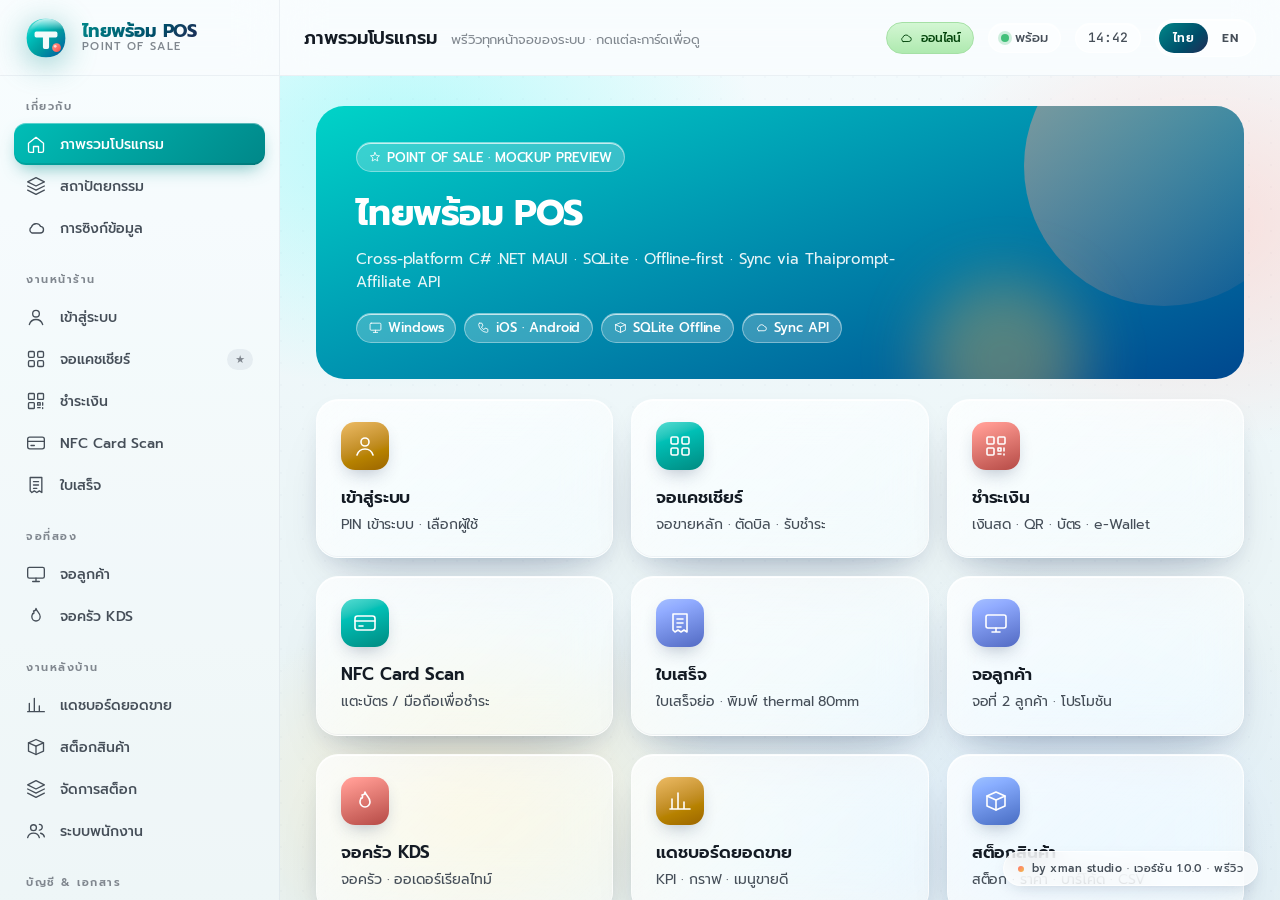
<file: mockup-legacy/index.html>
<!doctype html>
<html lang="th">
<head>
  <meta charset="utf-8"/>
  <title>Thaiprompt POS — Mockup · by xman studio</title>
  <meta name="viewport" content="width=device-width, initial-scale=1"/>
  <meta name="description" content="Thaiprompt POS — beautiful glass-morphism UI mockup. Cross-platform C# .NET MAUI. Built by xman studio."/>

  <link rel="preconnect" href="https://fonts.googleapis.com"/>
  <link rel="preconnect" href="https://fonts.gstatic.com" crossorigin/>
  <link href="https://fonts.googleapis.com/css2?family=Prompt:wght@300;400;500;600;700;800&family=JetBrains+Mono:wght@400;500;600&display=swap" rel="stylesheet"/>

  <link rel="stylesheet" href="css/tokens.css"/>
  <link rel="stylesheet" href="css/styles.css"/>
</head>
<body>
  <div id="app"></div>

  <script src="js/i18n.js"></script>
  <script src="js/icons.js"></script>
  <script src="js/screens.js"></script>
  <script src="js/app.js"></script>
</body>
</html>
</file>
<file: mockup-legacy/css/tokens.css>
/* Thaiprompt POS — Design Tokens (light mode default) */

:root {
  /* Brand palette */
  --tp-teal:        oklch(0.72 0.13 190);
  --tp-teal-deep:   oklch(0.55 0.13 195);
  --tp-teal-light:  oklch(0.92 0.06 185);
  --tp-coral:       oklch(0.72 0.18 25);
  --tp-coral-deep:  oklch(0.58 0.18 25);
  --tp-coral-light: oklch(0.92 0.10 25);
  --tp-gold:        oklch(0.82 0.14 85);
  --tp-gold-deep:   oklch(0.68 0.14 75);
  --tp-indigo:      oklch(0.30 0.08 265);
  --tp-indigo-deep: oklch(0.20 0.06 265);

  /* Surface */
  --tp-cream: oklch(0.985 0.008 90);
  --tp-pearl: oklch(0.96 0.012 220);
  --tp-bg-1:  oklch(0.985 0.008 220);
  --tp-bg-2:  oklch(0.95 0.012 210);

  /* Ink */
  --tp-ink:       oklch(0.22 0.02 250);
  --tp-ink-soft:  oklch(0.42 0.02 250);
  --tp-ink-mute:  oklch(0.62 0.015 250);
  --tp-line:      oklch(0.88 0.012 230);

  /* Status */
  --tp-success: oklch(0.72 0.15 155);
  --tp-warning: oklch(0.78 0.14 75);
  --tp-danger:  oklch(0.65 0.20 25);

  /* Radius */
  --tp-r-sm:   10px;
  --tp-r-md:   16px;
  --tp-r-lg:   22px;
  --tp-r-xl:   30px;
  --tp-r-pill: 999px;

  /* Glass */
  --tp-glass-bg: linear-gradient(140deg, rgba(255,255,255,0.78) 0%, rgba(255,255,255,0.48) 100%);
  --tp-glass-border: 1px solid rgba(255,255,255,0.65);
  --tp-glass-shadow:
    0 1px 0 rgba(255,255,255,0.9) inset,
    0 -1px 0 rgba(20,40,80,0.04) inset,
    0 10px 28px -12px rgba(20,40,80,0.22),
    0 30px 60px -30px rgba(20,40,80,0.28);
  --tp-glass-blur: blur(22px) saturate(180%);

  /* Buttons */
  --tp-btn-shadow:
    0 1px 0 rgba(255,255,255,0.6) inset,
    0 -2px 0 rgba(0,0,0,0.06) inset,
    0 6px 14px -4px rgba(20,40,80,0.22),
    0 2px 4px -1px rgba(20,40,80,0.18);

  /* Elevations */
  --tp-elev-1: 0 4px 14px -6px rgba(20,40,80,0.18);
  --tp-elev-2: 0 10px 30px -10px rgba(20,40,80,0.25);
  --tp-elev-3: 0 24px 60px -20px rgba(20,40,80,0.30);

  /* Type */
  --tp-font: "Prompt", "Inter", -apple-system, BlinkMacSystemFont, "Segoe UI", system-ui, sans-serif;
  --tp-font-mono: "JetBrains Mono", "SF Mono", ui-monospace, monospace;

  /* Type scale */
  --type-display:  64px;
  --type-title:    32px;
  --type-subtitle: 22px;
  --type-body:     16px;
  --type-label:    13px;
  --type-mono:     14px;
}
</file>
<file: mockup-legacy/css/styles.css>
/* Thaiprompt POS Mockup — main stylesheet */

* { box-sizing: border-box; }

html, body {
  margin: 0; padding: 0;
  font-family: var(--tp-font);
  color: var(--tp-ink);
  background: linear-gradient(180deg, var(--tp-bg-1), var(--tp-bg-2));
  min-height: 100vh;
  -webkit-font-smoothing: antialiased;
  text-rendering: optimizeLegibility;
  font-feature-settings: "ss01", "ss02";
  letter-spacing: -0.005em;
}

button { font-family: inherit; }
input, textarea { font-family: inherit; }

/* =========================================================
   Application shell — page header + nav rail + canvas
   ========================================================= */

.app-shell {
  display: grid;
  grid-template-columns: 280px 1fr;
  grid-template-rows: 76px 1fr;
  grid-template-areas: "brand topbar" "nav canvas";
  height: 100vh;
}

.brand {
  grid-area: brand;
  display: flex;
  align-items: center;
  gap: 14px;
  padding: 0 24px;
  border-right: 1px solid rgba(20,40,80,0.06);
  border-bottom: 1px solid rgba(20,40,80,0.06);
  background: rgba(255,255,255,0.4);
  backdrop-filter: blur(20px);
}
.brand-mark { width: 44px; height: 44px; }
.brand-text { line-height: 1.1; }
.brand-title {
  font-size: 18px; font-weight: 700; letter-spacing: -0.01em;
  background: linear-gradient(135deg, var(--tp-teal-deep), var(--tp-indigo));
  -webkit-background-clip: text; -webkit-text-fill-color: transparent;
}
.brand-sub {
  font-size: 11px; font-weight: 500;
  color: var(--tp-ink-mute);
  letter-spacing: 0.12em;
  text-transform: uppercase;
}

.topbar {
  grid-area: topbar;
  display: flex;
  align-items: center;
  gap: 14px;
  padding: 0 24px;
  border-bottom: 1px solid rgba(20,40,80,0.06);
  background: rgba(255,255,255,0.4);
  backdrop-filter: blur(20px);
}
.topbar-title { font-weight: 600; font-size: 18px; }
.topbar-sub { font-size: 13px; color: var(--tp-ink-mute); margin-left: 8px; }
.topbar-spacer { flex: 1; }

.nav {
  grid-area: nav;
  border-right: 1px solid rgba(20,40,80,0.06);
  padding: 18px 14px;
  overflow-y: auto;
  background: rgba(255,255,255,0.3);
}
.nav-group { margin-bottom: 18px; }
.nav-group-title {
  font-size: 11px; font-weight: 600; letter-spacing: 0.14em;
  text-transform: uppercase;
  color: var(--tp-ink-mute);
  padding: 4px 12px 8px;
}
.nav-item {
  display: flex; align-items: center; gap: 12px;
  width: 100%;
  padding: 10px 12px;
  border-radius: 12px;
  border: none;
  background: transparent;
  color: var(--tp-ink-soft);
  font-size: 14px; font-weight: 500;
  cursor: pointer;
  text-align: left;
  transition: all 0.18s ease;
}
.nav-item:hover {
  background: rgba(255,255,255,0.6);
  color: var(--tp-ink);
}
.nav-item.active {
  background: linear-gradient(135deg, var(--tp-teal), var(--tp-teal-deep));
  color: white;
  box-shadow:
    0 1px 0 rgba(255,255,255,0.35) inset,
    0 -2px 0 rgba(0,0,0,0.10) inset,
    0 8px 18px -6px oklch(0.55 0.13 195 / 0.55);
}
.nav-item-icon {
  width: 22px; height: 22px;
  flex-shrink: 0;
}
.nav-item-meta {
  margin-left: auto;
  font-size: 11px; font-weight: 500;
  padding: 2px 8px;
  border-radius: 999px;
  background: rgba(20,40,80,0.06);
  color: var(--tp-ink-mute);
}
.nav-item.active .nav-item-meta {
  background: rgba(255,255,255,0.22);
  color: white;
}

.canvas {
  grid-area: canvas;
  overflow: auto;
  position: relative;
}
.canvas-bg {
  position: absolute; inset: 0;
  background:
    radial-gradient(60% 50% at 12% 8%,  oklch(0.92 0.10 195 / 0.6) 0%, transparent 60%),
    radial-gradient(50% 45% at 92% 18%, oklch(0.90 0.10 25  / 0.5) 0%, transparent 60%),
    radial-gradient(55% 55% at 78% 92%, oklch(0.92 0.10 270 / 0.4) 0%, transparent 60%),
    radial-gradient(45% 40% at 18% 88%, oklch(0.93 0.09 85  / 0.4) 0%, transparent 60%);
  pointer-events: none;
}
.canvas-bg::after {
  content: "";
  position: absolute; inset: 0;
  background-image: radial-gradient(circle at 1px 1px, rgba(20,40,80,0.045) 1px, transparent 1.6px);
  background-size: 22px 22px;
  mix-blend-mode: multiply;
  opacity: 0.45;
}

.canvas-inner {
  position: relative;
  padding: 30px 36px 80px;
  min-height: 100%;
}

/* xman studio watermark */
.xman-watermark {
  position: fixed;
  right: 22px; bottom: 14px;
  display: flex; align-items: center; gap: 8px;
  padding: 8px 14px;
  border-radius: 999px;
  background: rgba(255,255,255,0.7);
  backdrop-filter: blur(12px);
  border: 1px solid rgba(255,255,255,0.7);
  box-shadow: 0 6px 18px -8px rgba(20,40,80,0.25);
  font-size: 11px;
  font-weight: 500;
  letter-spacing: 0.04em;
  color: var(--tp-ink-soft);
  z-index: 100;
}
.xman-watermark .dot {
  width: 6px; height: 6px;
  border-radius: 50%;
  background: linear-gradient(135deg, var(--tp-coral), var(--tp-gold));
}

/* =========================================================
   Reusable primitives
   ========================================================= */

.tp-glass {
  background: var(--tp-glass-bg);
  border: var(--tp-glass-border);
  -webkit-backdrop-filter: var(--tp-glass-blur);
  backdrop-filter: var(--tp-glass-blur);
  box-shadow: var(--tp-glass-shadow);
  border-radius: var(--tp-r-lg);
}
.tp-glass-dark {
  background: linear-gradient(140deg, rgba(255,255,255,0.10) 0%, rgba(255,255,255,0.04) 100%);
  border: 1px solid rgba(255,255,255,0.12);
  backdrop-filter: blur(22px) saturate(140%);
  box-shadow:
    0 1px 0 rgba(255,255,255,0.10) inset,
    0 -1px 0 rgba(0,0,0,0.20) inset,
    0 30px 60px -30px rgba(0,0,0,0.7);
  color: oklch(0.95 0.01 230);
  border-radius: var(--tp-r-lg);
}

.tp-btn {
  display: inline-flex; align-items: center; justify-content: center;
  gap: 10px;
  font-weight: 500; font-size: 15px;
  border: 1px solid rgba(255,255,255,0.5);
  border-radius: var(--tp-r-md);
  padding: 12px 20px;
  cursor: pointer;
  letter-spacing: -0.01em;
  background: linear-gradient(180deg, rgba(255,255,255,0.96) 0%, rgba(255,255,255,0.78) 100%);
  color: var(--tp-ink);
  box-shadow: var(--tp-btn-shadow);
  transition: transform 0.12s ease, box-shadow 0.12s ease;
}
.tp-btn:hover { transform: translateY(-1px); }
.tp-btn:active { transform: translateY(1px); }
.tp-btn-primary {
  background: linear-gradient(180deg, oklch(0.78 0.14 188) 0%, oklch(0.58 0.13 195) 100%);
  color: white;
  border-color: rgba(255,255,255,0.35);
  box-shadow:
    0 1px 0 rgba(255,255,255,0.5) inset,
    0 -2px 0 rgba(0,0,0,0.15) inset,
    0 8px 18px -4px oklch(0.55 0.13 195 / 0.55),
    0 2px 4px rgba(20,40,80,0.18);
}
.tp-btn-coral {
  background: linear-gradient(180deg, oklch(0.78 0.18 28) 0%, oklch(0.60 0.18 25) 100%);
  color: white;
  border-color: rgba(255,255,255,0.35);
  box-shadow:
    0 1px 0 rgba(255,255,255,0.5) inset,
    0 -2px 0 rgba(0,0,0,0.15) inset,
    0 8px 18px -4px oklch(0.6 0.18 25 / 0.55),
    0 2px 4px rgba(20,40,80,0.18);
}
.tp-btn-gold {
  background: linear-gradient(180deg, oklch(0.88 0.14 88) 0%, oklch(0.70 0.14 78) 100%);
  color: oklch(0.25 0.05 80);
  border-color: rgba(255,255,255,0.55);
}
.tp-btn-ghost {
  background: rgba(255,255,255,0.55);
  border: 1px solid rgba(255,255,255,0.7);
}
.tp-btn-icon { width: 44px; height: 44px; padding: 0; border-radius: 14px; }

.tp-chip {
  display: inline-flex; align-items: center; gap: 6px;
  height: 30px; padding: 0 12px;
  border-radius: var(--tp-r-pill);
  font-size: 13px; font-weight: 500;
  background: rgba(255,255,255,0.55);
  border: 1px solid rgba(255,255,255,0.7);
  color: var(--tp-ink-soft);
  box-shadow: 0 1px 0 rgba(255,255,255,0.7) inset;
  white-space: nowrap;
}
.tp-chip-active {
  background: linear-gradient(180deg, oklch(0.32 0.07 265), oklch(0.22 0.06 265));
  color: white;
  border-color: rgba(255,255,255,0.2);
}
.tp-chip-success {
  background: linear-gradient(180deg, oklch(0.95 0.10 145), oklch(0.85 0.14 145));
  color: oklch(0.32 0.12 150);
  border-color: oklch(0.85 0.10 145);
}
.tp-chip-coral {
  background: linear-gradient(180deg, oklch(0.92 0.12 28), oklch(0.85 0.16 25));
  color: oklch(0.40 0.16 25);
  border-color: oklch(0.85 0.14 25);
}

.tp-dot {
  width: 8px; height: 8px; border-radius: 50%;
  background: var(--tp-success);
  box-shadow: 0 0 0 3px oklch(0.72 0.15 155 / 0.25);
}

.tp-mono { font-family: var(--tp-font-mono); font-feature-settings: "tnum"; }
.tp-tnum { font-variant-numeric: tabular-nums; }

/* product 3D card */
.tp-prod {
  position: relative;
  border-radius: var(--tp-r-lg);
  background: linear-gradient(160deg, rgba(255,255,255,0.95), rgba(255,255,255,0.65));
  border: 1px solid rgba(255,255,255,0.7);
  box-shadow:
    0 1px 0 rgba(255,255,255,0.9) inset,
    0 -1px 0 rgba(20,40,80,0.05) inset,
    0 10px 24px -12px rgba(20,40,80,0.22),
    0 2px 6px rgba(20,40,80,0.06);
  cursor: pointer;
  overflow: hidden;
  transition: transform 0.15s ease;
}
.tp-prod:hover { transform: translateY(-2px); }

.tp-prod-img {
  height: 110px;
  border-radius: 14px;
  margin: 10px;
  position: relative;
  overflow: hidden;
}
.tp-prod-img::after {
  content: "";
  position: absolute; inset: 0;
  background: linear-gradient(180deg, rgba(255,255,255,0.35) 0%, transparent 40%, transparent 60%, rgba(0,0,0,0.06) 100%);
  pointer-events: none;
}

/* numpad keys */
.tp-key {
  background: linear-gradient(180deg, #ffffff 0%, oklch(0.94 0.01 220) 100%);
  border: 1px solid rgba(255,255,255,0.8);
  border-radius: 18px;
  font-size: 26px; font-weight: 500;
  color: var(--tp-ink);
  cursor: pointer;
  box-shadow:
    0 1px 0 rgba(255,255,255,0.95) inset,
    0 -2px 0 oklch(0.86 0.01 220) inset,
    0 6px 12px -4px rgba(20,40,80,0.15),
    0 2px 4px rgba(20,40,80,0.10);
  transition: transform 0.08s ease;
}
.tp-key:active { transform: translateY(1px); }

.tp-orb {
  position: absolute;
  border-radius: 50%;
  filter: blur(30px);
  opacity: 0.55;
  pointer-events: none;
}

/* =========================================================
   Screen container — viewport simulation per form factor
   ========================================================= */

.screen-frame {
  margin: 0 auto;
  background: white;
  border-radius: 20px;
  overflow: hidden;
  position: relative;
  box-shadow:
    0 1px 0 rgba(255,255,255,0.85) inset,
    0 30px 80px -20px rgba(20,40,80,0.30),
    0 12px 24px -10px rgba(20,40,80,0.18);
  border: 1px solid rgba(255,255,255,0.7);
}
.screen-frame.landscape { width: 1440px; height: 900px; }
.screen-frame.win-1280 { width: 1280px; height: 800px; }
.screen-frame.payment { width: 1100px; height: 800px; }
.screen-frame.kds { width: 1440px; height: 900px; }
.screen-frame.tablet { width: 1024px; height: 768px; }
.screen-frame.mobile { width: 390px; height: 844px; border-radius: 44px; }
.screen-frame.receipt { width: 380px; height: 720px; border-radius: 8px; background: #fff; }

.screen-bg {
  position: absolute; inset: 0;
  background:
    radial-gradient(60% 50% at 12% 8%,  oklch(0.92 0.10 195 / 0.7) 0%, transparent 60%),
    radial-gradient(50% 45% at 92% 18%, oklch(0.90 0.10 25  / 0.6) 0%, transparent 60%),
    radial-gradient(55% 55% at 78% 92%, oklch(0.92 0.10 270 / 0.45) 0%, transparent 60%),
    radial-gradient(45% 40% at 18% 88%, oklch(0.93 0.09 85  / 0.45) 0%, transparent 60%),
    linear-gradient(180deg, oklch(0.985 0.005 220) 0%, oklch(0.965 0.012 210) 100%);
  pointer-events: none;
}
.screen-bg::after {
  content: "";
  position: absolute; inset: 0;
  background-image: radial-gradient(circle at 1px 1px, rgba(20,40,80,0.045) 1px, transparent 1.6px);
  background-size: 22px 22px;
  mix-blend-mode: multiply;
  opacity: 0.45;
}

.screen-meta {
  display: flex; align-items: center; gap: 10px;
  margin: 0 0 16px;
}
.screen-meta-label {
  font-size: 11px; font-weight: 600;
  letter-spacing: 0.14em; text-transform: uppercase;
  color: var(--tp-ink-mute);
}
.screen-meta-size {
  font-family: var(--tp-font-mono);
  font-size: 11px;
  color: var(--tp-ink-mute);
  padding: 2px 8px; border-radius: 6px;
  background: rgba(20,40,80,0.06);
}

/* Mobile / iPad notch */
.notch {
  position: absolute;
  top: 11px; left: 50%;
  transform: translateX(-50%);
  width: 120px; height: 32px;
  background: #1a1a1a;
  border-radius: 16px;
  z-index: 5;
}

/* =========================================================
   Cashier specifics
   ========================================================= */

.cashier-wrap {
  position: absolute; inset: 0;
  font-family: var(--tp-font);
}
.cashier-rail {
  position: absolute; left: 18px; top: 18px; bottom: 18px;
  width: 84px;
  display: flex; flex-direction: column; align-items: center;
  padding: 20px 0; gap: 10px;
  background: var(--tp-glass-bg);
  border: var(--tp-glass-border);
  backdrop-filter: var(--tp-glass-blur);
  box-shadow: var(--tp-glass-shadow);
  border-radius: var(--tp-r-lg);
}
.cashier-rail .nav-btn {
  width: 56px; height: 56px;
  border-radius: 16px;
  border: none;
  display: flex; flex-direction: column; align-items: center; justify-content: center;
  gap: 3px;
  background: transparent;
  color: var(--tp-ink-soft);
  cursor: pointer;
  font-size: 10px; font-weight: 500;
}
.cashier-rail .nav-btn.active {
  background: linear-gradient(180deg, oklch(0.78 0.14 188), oklch(0.55 0.13 195));
  color: white;
  box-shadow:
    0 1px 0 rgba(255,255,255,0.5) inset,
    0 -2px 0 rgba(0,0,0,0.12) inset,
    0 8px 18px -6px oklch(0.55 0.13 195 / 0.55);
}

.cashier-top {
  position: absolute; left: 124px; right: 18px; top: 18px;
  height: 76px;
  display: flex; align-items: center; padding: 0 22px; gap: 18px;
}
.cashier-search {
  flex: 0 0 360px; height: 44px;
  background: rgba(255,255,255,0.65);
  border-radius: 14px;
  border: 1px solid rgba(255,255,255,0.7);
  display: flex; align-items: center; padding: 0 14px; gap: 10px;
  box-shadow: 0 1px 0 rgba(255,255,255,0.85) inset;
}
.cashier-search input {
  flex: 1; border: none; background: transparent; outline: none;
  font-size: 14px; color: var(--tp-ink);
}

.cashier-main {
  position: absolute;
  left: 124px; top: 110px; bottom: 18px; right: 478px;
}

.cashier-cart {
  position: absolute;
  right: 18px; top: 110px; bottom: 18px; width: 446px;
  display: flex; flex-direction: column;
}

.cat-btn {
  flex: 1; min-width: 0; height: 86px;
  border-radius: 20px; border: none; cursor: pointer;
  padding: 0 16px; display: flex; align-items: center; gap: 12px;
  background: linear-gradient(160deg, rgba(255,255,255,0.92), rgba(255,255,255,0.62));
  border: 1px solid rgba(255,255,255,0.7);
  color: var(--tp-ink);
  text-align: left;
  box-shadow: 0 1px 0 rgba(255,255,255,0.9) inset, 0 8px 18px -10px rgba(20,40,80,0.18);
}
.cat-btn .cat-ico {
  width: 46px; height: 46px;
  border-radius: 14px;
  display: flex; align-items: center; justify-content: center;
  color: white;
}
.cat-btn .cat-text { display: flex; flex-direction: column; gap: 2px; }
.cat-btn .cat-name { font-size: 17px; font-weight: 600; letter-spacing: -0.01em; }
.cat-btn .cat-count { font-size: 12px; opacity: 0.8; }

.product-grid { display: grid; grid-template-columns: repeat(4, 1fr); gap: 14px; }

.cart-row {
  display: flex; gap: 12px;
  padding: 10px;
  border-radius: 16px;
  background: rgba(255,255,255,0.55);
  border: 1px solid rgba(255,255,255,0.65);
  margin-bottom: 8px;
  box-shadow: 0 1px 0 rgba(255,255,255,0.7) inset, 0 4px 10px -6px rgba(20,40,80,0.10);
}
.qty-stepper {
  display: flex; align-items: center; height: 28px;
  border-radius: 999px;
  background: white;
  border: 1px solid var(--tp-line);
  padding: 0 4px;
}
.qty-stepper .step {
  width: 22px; height: 22px;
  border-radius: 50%; border: none;
  cursor: pointer;
  display: flex; align-items: center; justify-content: center;
}
.qty-stepper .step.minus { background: rgba(20,40,80,0.05); color: var(--tp-ink); }
.qty-stepper .step.plus { background: var(--tp-teal); color: white; }
.qty-stepper .num { width: 26px; text-align: center; font-size: 13px; font-weight: 600; }

.cart-total-card {
  display: flex; justify-content: space-between; align-items: baseline;
  padding: 14px 18px;
  border-radius: 16px;
  background: linear-gradient(140deg, oklch(0.30 0.08 265), oklch(0.18 0.06 270));
  color: white;
  margin-bottom: 12px;
  box-shadow: 0 1px 0 rgba(255,255,255,0.15) inset, 0 10px 22px -10px oklch(0.25 0.07 265 / 0.6);
}

/* Login */
.login-card {
  position: absolute; left: 50%; top: 50%;
  transform: translate(-50%, -50%);
  width: 880px; height: 560px;
  display: grid; grid-template-columns: 1fr 1fr;
  overflow: hidden;
  background: var(--tp-glass-bg);
  border: var(--tp-glass-border);
  backdrop-filter: var(--tp-glass-blur);
  box-shadow: var(--tp-glass-shadow);
  border-radius: var(--tp-r-lg);
}
.login-brand-side {
  position: relative;
  background: linear-gradient(160deg, oklch(0.78 0.14 188) 0%, oklch(0.45 0.14 250) 100%);
  padding: 48px;
  color: white;
  display: flex; flex-direction: column;
}
.login-pin-side { padding: 48px 56px; display: flex; flex-direction: column; }
.pin-display { display: flex; gap: 14px; justify-content: center; margin: 8px 0 24px; }
.pin-cell {
  width: 48px; height: 56px; border-radius: 16px;
  background: white; border: 1px solid var(--tp-line);
  display: flex; align-items: center; justify-content: center;
  box-shadow: 0 1px 0 rgba(255,255,255,0.8) inset, 0 4px 10px -6px rgba(20,40,80,0.15);
}
.pin-cell .pin-dot {
  width: 14px; height: 14px;
  border-radius: 50%;
  background: var(--tp-indigo);
}
.numpad { display: grid; grid-template-columns: repeat(3, 1fr); gap: 12px; }
.numpad .tp-key { height: 64px; }

/* Customer Display */
.customer-wrap { position: absolute; inset: 0; }
.customer-grid {
  position: absolute;
  inset: 94px 30px 30px;
  display: grid;
  grid-template-columns: 1.4fr 1fr;
  gap: 20px;
}

/* KDS */
.kds-wrap { position: absolute; inset: 0; padding: 24px; }
.kds-grid {
  display: grid;
  grid-template-columns: repeat(5, 1fr);
  gap: 16px;
  margin-top: 20px;
}
.kds-ticket {
  border-radius: 18px;
  background: rgba(255,255,255,0.9);
  border: 1px solid rgba(255,255,255,0.7);
  box-shadow: var(--tp-elev-1);
  overflow: hidden;
  display: flex; flex-direction: column;
}
.kds-ticket-header {
  padding: 12px 14px;
  font-weight: 600;
  display: flex; align-items: center; justify-content: space-between;
}
.kds-ticket.green   .kds-ticket-header { background: linear-gradient(180deg, oklch(0.92 0.10 145), oklch(0.85 0.14 145)); color: oklch(0.32 0.12 150); }
.kds-ticket.yellow  .kds-ticket-header { background: linear-gradient(180deg, oklch(0.95 0.12 80),  oklch(0.85 0.14 75));  color: oklch(0.40 0.14 70); }
.kds-ticket.red     .kds-ticket-header { background: linear-gradient(180deg, oklch(0.92 0.10 25),  oklch(0.78 0.16 25));  color: oklch(0.40 0.18 25); }

/* Dashboard */
.kpi-grid {
  display: grid; grid-template-columns: repeat(4, 1fr); gap: 14px;
  margin-bottom: 18px;
}
.kpi-card {
  padding: 18px 20px;
  border-radius: 22px;
  background: var(--tp-glass-bg);
  border: var(--tp-glass-border);
  backdrop-filter: var(--tp-glass-blur);
  box-shadow: var(--tp-glass-shadow);
}
.kpi-label { font-size: 12px; color: var(--tp-ink-mute); text-transform: uppercase; letter-spacing: 0.1em; }
.kpi-value { font-size: 32px; font-weight: 700; letter-spacing: -0.02em; margin-top: 4px; }
.kpi-delta { font-size: 12px; margin-top: 4px; }

/* Inventory table */
.inv-table {
  width: 100%; border-collapse: separate; border-spacing: 0;
  font-size: 14px;
}
.inv-table th, .inv-table td {
  padding: 12px 14px;
  border-bottom: 1px solid rgba(20,40,80,0.06);
  text-align: left;
}
.inv-table th {
  font-size: 11px; font-weight: 600;
  letter-spacing: 0.1em; text-transform: uppercase;
  color: var(--tp-ink-mute);
}

/* Receipt */
.receipt-wrap {
  font-family: var(--tp-font-mono);
  font-size: 12px;
  padding: 24px 20px;
  position: absolute; inset: 0;
  overflow: auto;
  color: var(--tp-ink);
}
.receipt-line {
  display: flex; justify-content: space-between;
  padding: 2px 0;
}
.receipt-divider {
  border-top: 1px dashed var(--tp-ink-mute);
  margin: 10px 0;
}
.receipt-edge {
  position: absolute; left: 0; right: 0; bottom: 0;
  height: 14px;
  background: repeating-linear-gradient(45deg, white 0 6px, transparent 6px 12px);
}

/* Tablet */
.floor-grid {
  display: grid;
  grid-template-columns: repeat(4, 1fr);
  gap: 16px;
}
.table-tile {
  aspect-ratio: 1.1 / 1;
  border-radius: 22px;
  background: var(--tp-glass-bg);
  border: var(--tp-glass-border);
  backdrop-filter: var(--tp-glass-blur);
  padding: 16px;
  box-shadow: var(--tp-glass-shadow);
  display: flex; flex-direction: column;
  cursor: pointer;
  transition: transform 0.18s ease;
}
.table-tile:hover { transform: translateY(-2px); }
.table-tile.occupied { background: linear-gradient(160deg, oklch(0.92 0.10 25), oklch(0.85 0.14 28)); color: oklch(0.40 0.18 25); }
.table-tile.empty    { background: linear-gradient(160deg, oklch(0.95 0.06 145), oklch(0.88 0.10 145)); color: oklch(0.32 0.12 150); }
.table-tile.waiting  { background: linear-gradient(160deg, oklch(0.95 0.12 80), oklch(0.88 0.14 75));  color: oklch(0.40 0.14 70); }
.table-tile.reserved { background: linear-gradient(160deg, oklch(0.92 0.08 270), oklch(0.85 0.10 265)); color: oklch(0.32 0.10 270); }

/* Mobile order */
.mobile-status {
  position: absolute; left: 0; right: 0; top: 0;
  height: 50px;
  display: flex; align-items: center; justify-content: space-between;
  padding: 12px 30px;
  font-size: 14px; font-weight: 600;
  z-index: 6;
}
.mobile-tabbar {
  position: absolute; left: 0; right: 0; bottom: 0;
  height: 84px;
  background: rgba(255,255,255,0.9);
  backdrop-filter: blur(20px);
  border-top: 1px solid rgba(20,40,80,0.05);
  display: flex; align-items: stretch; justify-content: space-around;
  padding: 8px 16px 24px;
  border-radius: 0 0 44px 44px;
}
.mobile-tabbar .tab-item {
  flex: 1;
  display: flex; flex-direction: column; align-items: center; justify-content: center;
  gap: 3px;
  border: none; background: transparent;
  color: var(--tp-ink-mute); font-size: 10px; font-weight: 500;
  cursor: pointer;
}
.mobile-tabbar .tab-item.active { color: var(--tp-teal-deep); }

/* Sync banner */
.sync-banner {
  display: inline-flex; align-items: center; gap: 8px;
  padding: 6px 12px;
  border-radius: 999px;
  background: linear-gradient(180deg, oklch(0.94 0.06 145), oklch(0.88 0.10 145));
  border: 1px solid oklch(0.85 0.10 145);
  color: oklch(0.32 0.12 150);
  font-size: 12px; font-weight: 500;
}
.sync-banner.offline {
  background: linear-gradient(180deg, oklch(0.94 0.06 80), oklch(0.88 0.10 75));
  border-color: oklch(0.85 0.10 75);
  color: oklch(0.40 0.14 70);
}

/* Hide scrollbar */
.tp-scroll::-webkit-scrollbar { display: none; }
.tp-scroll { scrollbar-width: none; }

/* Welcome / overview cards */
.overview-grid {
  display: grid;
  grid-template-columns: repeat(auto-fit, minmax(280px, 1fr));
  gap: 18px;
  margin-top: 20px;
}
.overview-card {
  padding: 22px 24px;
  border-radius: 22px;
  background: var(--tp-glass-bg);
  border: var(--tp-glass-border);
  backdrop-filter: var(--tp-glass-blur);
  box-shadow: var(--tp-glass-shadow);
}
.overview-card h3 {
  margin: 0 0 4px;
  font-size: 17px; font-weight: 600;
}
.overview-card p {
  margin: 0;
  color: var(--tp-ink-soft); font-size: 14px;
  line-height: 1.55;
}
.overview-card .ico-wrap {
  width: 48px; height: 48px;
  border-radius: 14px;
  display: flex; align-items: center; justify-content: center;
  color: white;
  margin-bottom: 14px;
  box-shadow: 0 8px 18px -6px rgba(20,40,80,0.3);
}

.welcome-hero {
  padding: 36px 40px;
  border-radius: 28px;
  background: linear-gradient(160deg, oklch(0.78 0.14 188) 0%, oklch(0.40 0.14 250) 100%);
  color: white;
  position: relative;
  overflow: hidden;
}
.welcome-hero h1 {
  font-size: 36px; font-weight: 700;
  margin: 0 0 8px;
  letter-spacing: -0.02em;
}
.welcome-hero p {
  margin: 0;
  font-size: 15px;
  opacity: 0.9;
  max-width: 580px;
  line-height: 1.55;
}

/* Lang toggle */
.lang-switch {
  display: inline-flex;
  background: rgba(255,255,255,0.55);
  border: 1px solid rgba(255,255,255,0.7);
  border-radius: 999px;
  padding: 3px;
  box-shadow: 0 1px 0 rgba(255,255,255,0.7) inset;
}
.lang-switch button {
  border: none; background: transparent;
  padding: 6px 14px; border-radius: 999px;
  font-size: 12px; font-weight: 600;
  color: var(--tp-ink-soft);
  cursor: pointer;
  letter-spacing: 0.04em;
}
.lang-switch button.on {
  background: linear-gradient(135deg, var(--tp-teal-deep), var(--tp-indigo));
  color: white;
}

@keyframes fade-in {
  from { opacity: 0; transform: translateY(10px); }
  to   { opacity: 1; transform: translateY(0); }
}
.canvas-inner > * { animation: fade-in 0.3s ease; }
</file>
